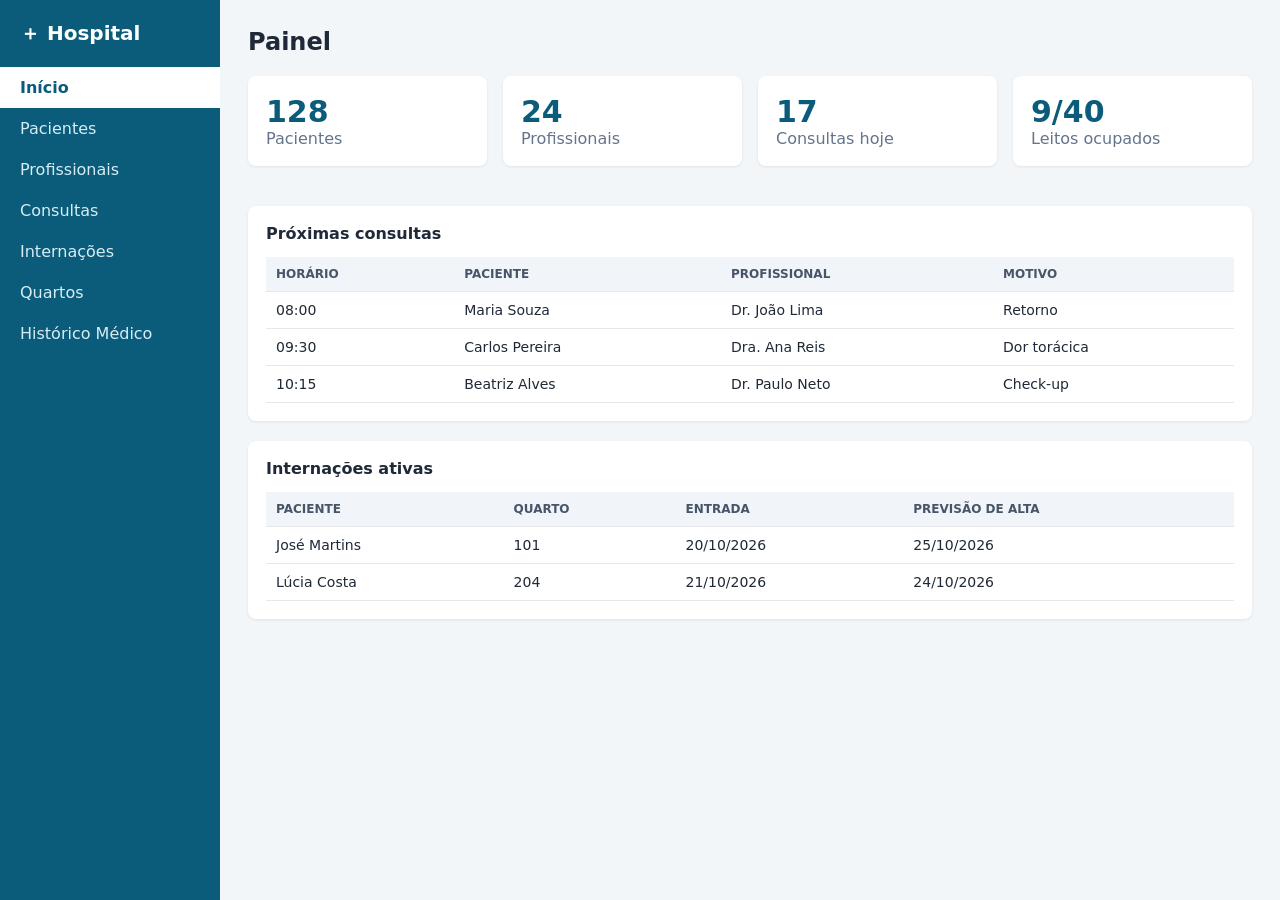
<file: frontend/index.html>
<!DOCTYPE html>
<html lang="pt-BR">
<head>
<meta charset="UTF-8">
<meta name="viewport" content="width=device-width, initial-scale=1">
<title>Painel - Sistema Hospitalar</title>
<link rel="stylesheet" href="css/style.css">
</head>
<body>
<aside><h1>＋ Hospital</h1><nav><a href="index.html" class=active>Início</a><a href="pacientes.html">Pacientes</a><a href="profissionais.html">Profissionais</a><a href="consultas.html">Consultas</a><a href="internacoes.html">Internações</a><a href="quartos.html">Quartos</a><a href="historico.html">Histórico Médico</a></nav></aside>
<main>
<h2>Painel</h2>

<div class="stats">
<div class="card stat"><b>128</b><span>Pacientes</span></div>
<div class="card stat"><b>24</b><span>Profissionais</span></div>
<div class="card stat"><b>17</b><span>Consultas hoje</span></div>
<div class="card stat"><b>9/40</b><span>Leitos ocupados</span></div>
</div>
<section class="card"><h3>Próximas consultas</h3>
<table><thead><tr><th>Horário</th><th>Paciente</th><th>Profissional</th><th>Motivo</th></tr></thead><tbody><tr><td>08:00</td><td>Maria Souza</td><td>Dr. João Lima</td><td>Retorno</td></tr><tr><td>09:30</td><td>Carlos Pereira</td><td>Dra. Ana Reis</td><td>Dor torácica</td></tr><tr><td>10:15</td><td>Beatriz Alves</td><td>Dr. Paulo Neto</td><td>Check-up</td></tr></tbody></table></section>
<section class="card"><h3>Internações ativas</h3>
<table><thead><tr><th>Paciente</th><th>Quarto</th><th>Entrada</th><th>Previsão de alta</th></tr></thead><tbody><tr><td>José Martins</td><td>101</td><td>20/10/2026</td><td>25/10/2026</td></tr><tr><td>Lúcia Costa</td><td>204</td><td>21/10/2026</td><td>24/10/2026</td></tr></tbody></table></section>
</main>
</body>
</html>
</file>
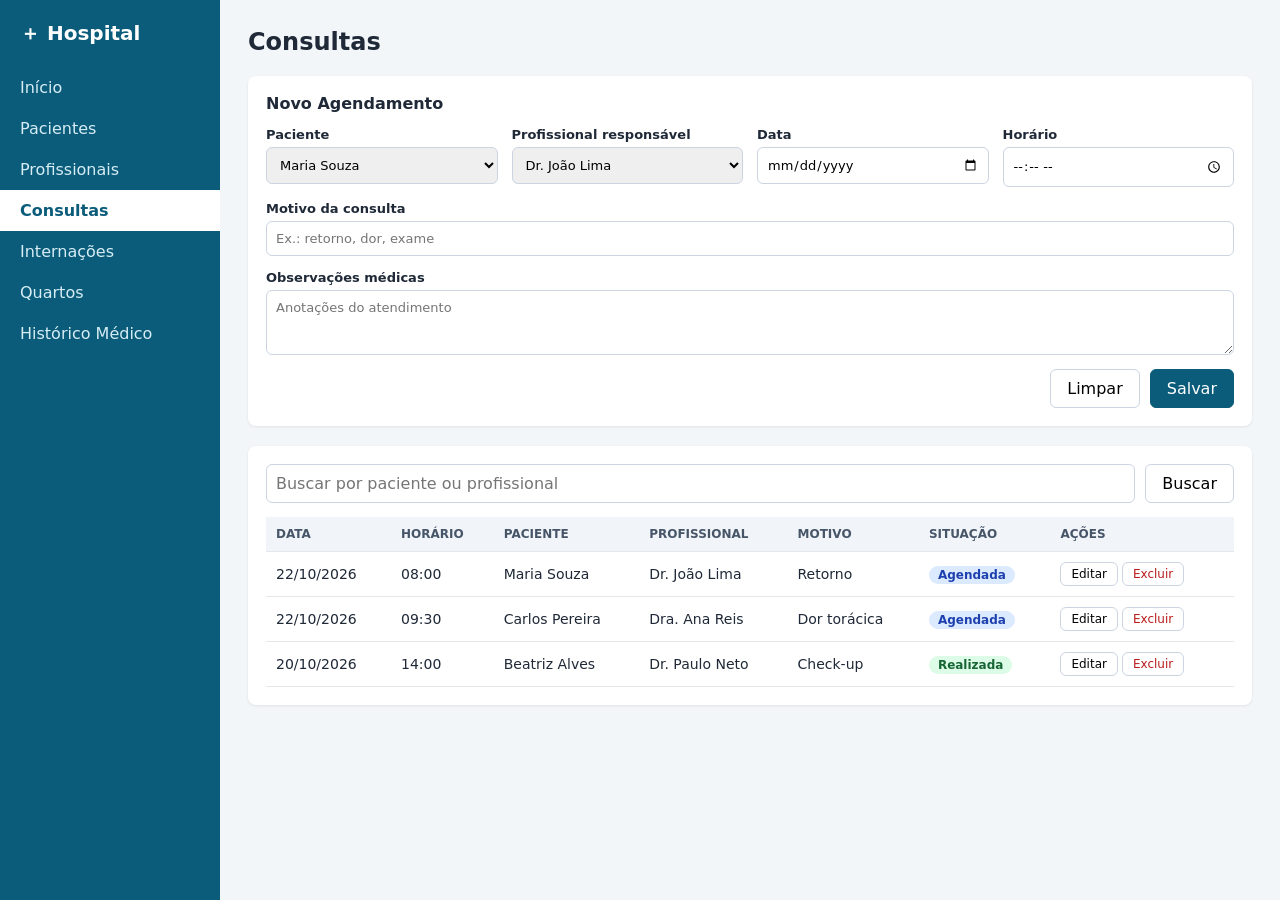
<file: frontend/consultas.html>
<!DOCTYPE html>
<html lang="pt-BR">
<head>
<meta charset="UTF-8">
<meta name="viewport" content="width=device-width, initial-scale=1">
<title>Consultas - Sistema Hospitalar</title>
<link rel="stylesheet" href="css/style.css">
</head>
<body>
<aside><h1>＋ Hospital</h1><nav><a href="index.html">Início</a><a href="pacientes.html">Pacientes</a><a href="profissionais.html">Profissionais</a><a href="consultas.html" class=active>Consultas</a><a href="internacoes.html">Internações</a><a href="quartos.html">Quartos</a><a href="historico.html">Histórico Médico</a></nav></aside>
<main>
<h2>Consultas</h2>
<section class="card"><h3>Novo Agendamento</h3>
<form onsubmit="return false"><div class="grid"><label>Paciente<select><option>Maria Souza</option><option>Carlos Pereira</option><option>Beatriz Alves</option></select></label><label>Profissional responsável<select><option>Dr. João Lima</option><option>Dra. Ana Reis</option><option>Dr. Paulo Neto</option></select></label><label>Data<input type="date" placeholder=""></label><label>Horário<input type="time" placeholder=""></label><label class="wide">Motivo da consulta<input type="text" placeholder="Ex.: retorno, dor, exame"></label><label class="wide">Observações médicas<textarea rows="3" placeholder="Anotações do atendimento"></textarea></label></div>
<div class="bar"><button class="btn" type="reset">Limpar</button><button class="btn primary" type="submit">Salvar</button></div></form></section>
<section class="card"><div class="bar"><input type="search" placeholder="Buscar por paciente ou profissional"><button class="btn">Buscar</button></div>
<table><thead><tr><th>Data</th><th>Horário</th><th>Paciente</th><th>Profissional</th><th>Motivo</th><th>Situação</th><th>Ações</th></tr></thead><tbody><tr><td>22/10/2026</td><td>08:00</td><td>Maria Souza</td><td>Dr. João Lima</td><td>Retorno</td><td><span class="badge blue">Agendada</span></td><td class="acts"><button class="btn sm">Editar</button><button class="btn sm danger">Excluir</button></td></tr><tr><td>22/10/2026</td><td>09:30</td><td>Carlos Pereira</td><td>Dra. Ana Reis</td><td>Dor torácica</td><td><span class="badge blue">Agendada</span></td><td class="acts"><button class="btn sm">Editar</button><button class="btn sm danger">Excluir</button></td></tr><tr><td>20/10/2026</td><td>14:00</td><td>Beatriz Alves</td><td>Dr. Paulo Neto</td><td>Check-up</td><td><span class="badge green">Realizada</span></td><td class="acts"><button class="btn sm">Editar</button><button class="btn sm danger">Excluir</button></td></tr></tbody></table></section>
</main>
</body>
</html>
</file>
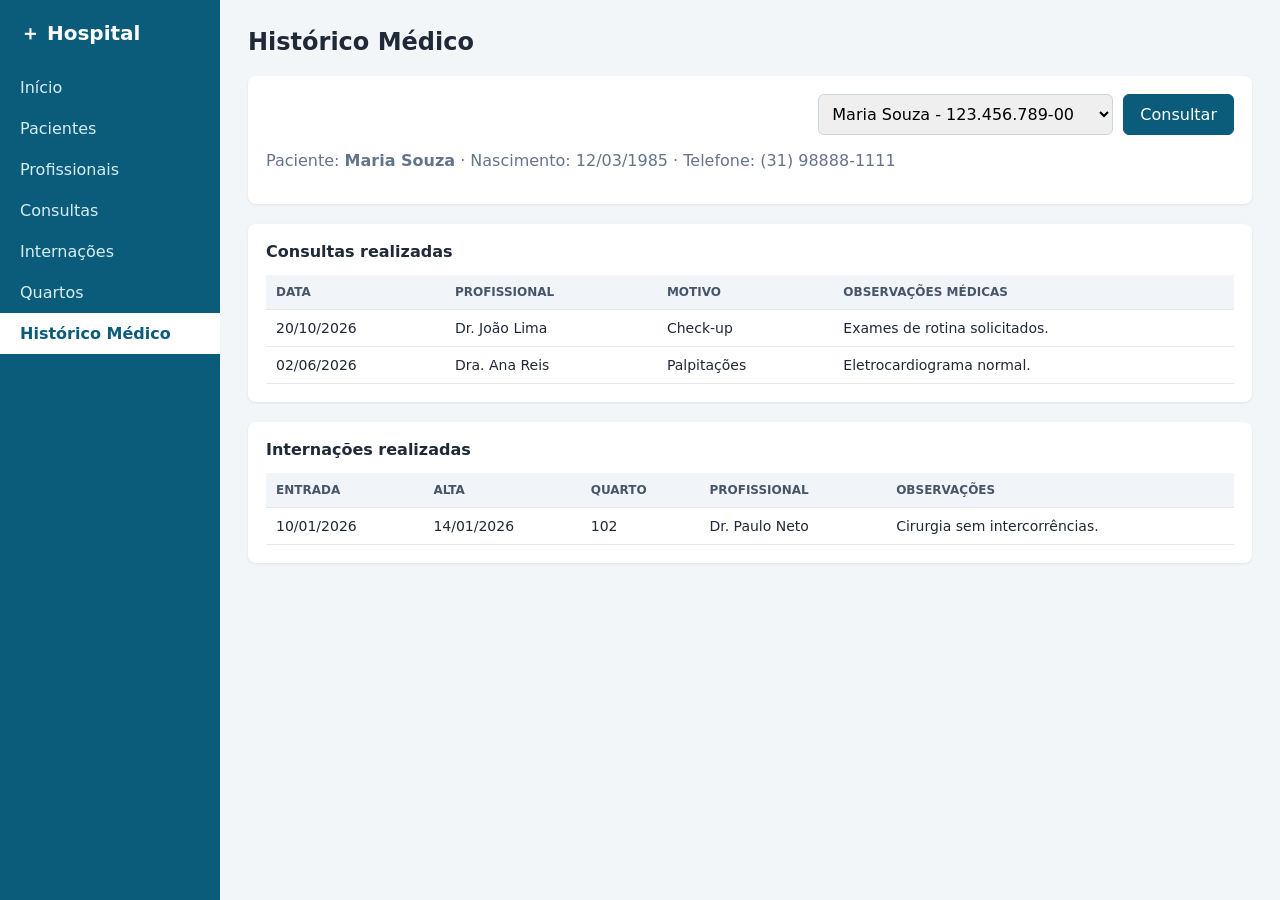
<file: frontend/historico.html>
<!DOCTYPE html>
<html lang="pt-BR">
<head>
<meta charset="UTF-8">
<meta name="viewport" content="width=device-width, initial-scale=1">
<title>Histórico Médico - Sistema Hospitalar</title>
<link rel="stylesheet" href="css/style.css">
</head>
<body>
<aside><h1>＋ Hospital</h1><nav><a href="index.html">Início</a><a href="pacientes.html">Pacientes</a><a href="profissionais.html">Profissionais</a><a href="consultas.html">Consultas</a><a href="internacoes.html">Internações</a><a href="quartos.html">Quartos</a><a href="historico.html" class=active>Histórico Médico</a></nav></aside>
<main>
<h2>Histórico Médico</h2>

<section class="card"><div class="bar"><select><option>Maria Souza - 123.456.789-00</option><option>Carlos Pereira - 987.654.321-00</option></select>
<button class="btn primary">Consultar</button></div>
<p class="muted">Paciente: <b>Maria Souza</b> · Nascimento: 12/03/1985 · Telefone: (31) 98888-1111</p></section>
<section class="card"><h3>Consultas realizadas</h3>
<table><thead><tr><th>Data</th><th>Profissional</th><th>Motivo</th><th>Observações médicas</th></tr></thead><tbody><tr><td>20/10/2026</td><td>Dr. João Lima</td><td>Check-up</td><td>Exames de rotina solicitados.</td></tr><tr><td>02/06/2026</td><td>Dra. Ana Reis</td><td>Palpitações</td><td>Eletrocardiograma normal.</td></tr></tbody></table></section>
<section class="card"><h3>Internações realizadas</h3>
<table><thead><tr><th>Entrada</th><th>Alta</th><th>Quarto</th><th>Profissional</th><th>Observações</th></tr></thead><tbody><tr><td>10/01/2026</td><td>14/01/2026</td><td>102</td><td>Dr. Paulo Neto</td><td>Cirurgia sem intercorrências.</td></tr></tbody></table></section>
</main>
</body>
</html>
</file>
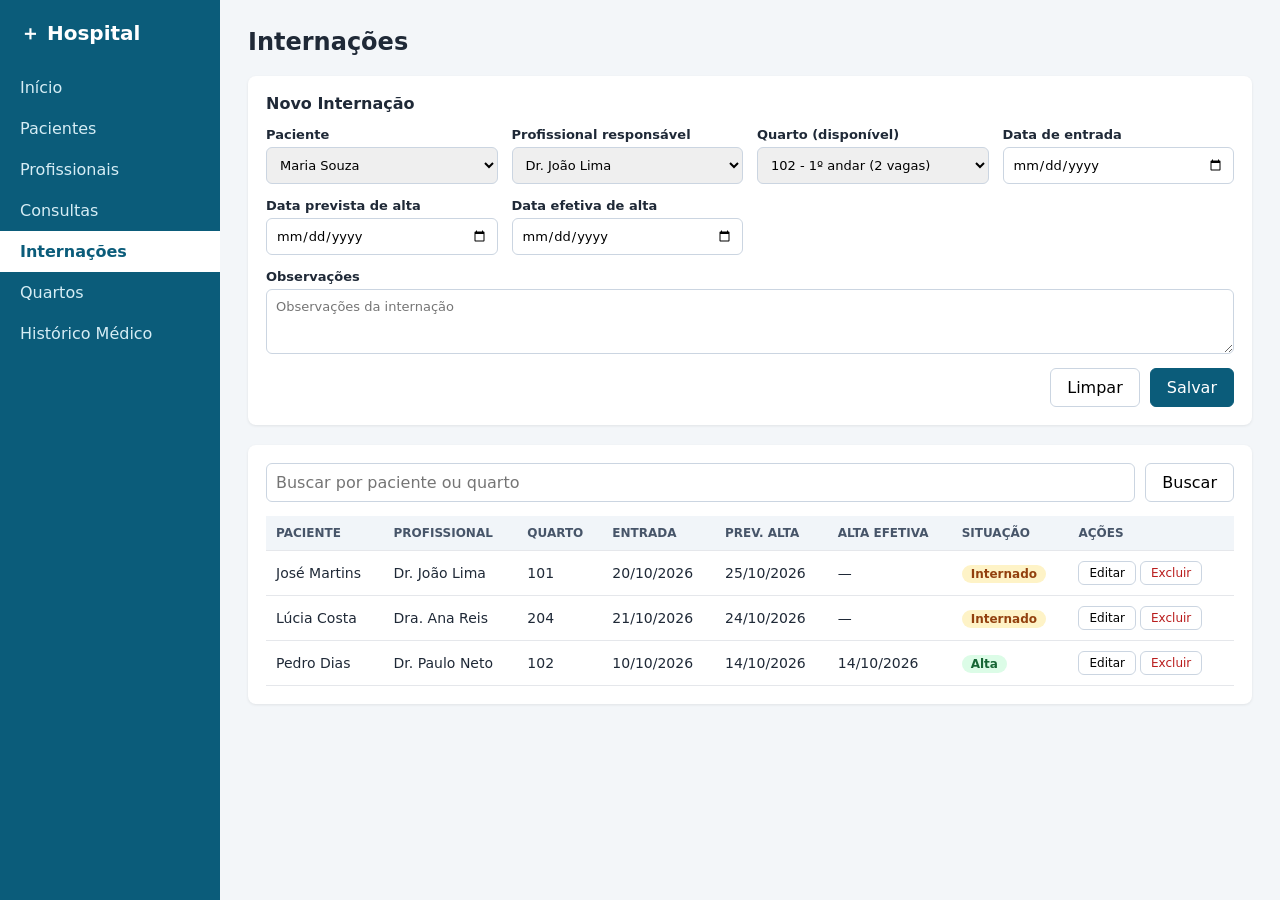
<file: frontend/internacoes.html>
<!DOCTYPE html>
<html lang="pt-BR">
<head>
<meta charset="UTF-8">
<meta name="viewport" content="width=device-width, initial-scale=1">
<title>Internações - Sistema Hospitalar</title>
<link rel="stylesheet" href="css/style.css">
</head>
<body>
<aside><h1>＋ Hospital</h1><nav><a href="index.html">Início</a><a href="pacientes.html">Pacientes</a><a href="profissionais.html">Profissionais</a><a href="consultas.html">Consultas</a><a href="internacoes.html" class=active>Internações</a><a href="quartos.html">Quartos</a><a href="historico.html">Histórico Médico</a></nav></aside>
<main>
<h2>Internações</h2>
<section class="card"><h3>Novo Internação</h3>
<form onsubmit="return false"><div class="grid"><label>Paciente<select><option>Maria Souza</option><option>Carlos Pereira</option><option>Beatriz Alves</option></select></label><label>Profissional responsável<select><option>Dr. João Lima</option><option>Dra. Ana Reis</option><option>Dr. Paulo Neto</option></select></label><label>Quarto (disponível)<select><option>102 - 1º andar (2 vagas)</option><option>204 - 2º andar (1 vaga)</option></select></label><label>Data de entrada<input type="date" placeholder=""></label><label>Data prevista de alta<input type="date" placeholder=""></label><label>Data efetiva de alta<input type="date" placeholder=""></label><label class="wide">Observações<textarea rows="3" placeholder="Observações da internação"></textarea></label></div>
<div class="bar"><button class="btn" type="reset">Limpar</button><button class="btn primary" type="submit">Salvar</button></div></form></section>
<section class="card"><div class="bar"><input type="search" placeholder="Buscar por paciente ou quarto"><button class="btn">Buscar</button></div>
<table><thead><tr><th>Paciente</th><th>Profissional</th><th>Quarto</th><th>Entrada</th><th>Prev. alta</th><th>Alta efetiva</th><th>Situação</th><th>Ações</th></tr></thead><tbody><tr><td>José Martins</td><td>Dr. João Lima</td><td>101</td><td>20/10/2026</td><td>25/10/2026</td><td>—</td><td><span class="badge amber">Internado</span></td><td class="acts"><button class="btn sm">Editar</button><button class="btn sm danger">Excluir</button></td></tr><tr><td>Lúcia Costa</td><td>Dra. Ana Reis</td><td>204</td><td>21/10/2026</td><td>24/10/2026</td><td>—</td><td><span class="badge amber">Internado</span></td><td class="acts"><button class="btn sm">Editar</button><button class="btn sm danger">Excluir</button></td></tr><tr><td>Pedro Dias</td><td>Dr. Paulo Neto</td><td>102</td><td>10/10/2026</td><td>14/10/2026</td><td>14/10/2026</td><td><span class="badge green">Alta</span></td><td class="acts"><button class="btn sm">Editar</button><button class="btn sm danger">Excluir</button></td></tr></tbody></table></section>
</main>
</body>
</html>
</file>
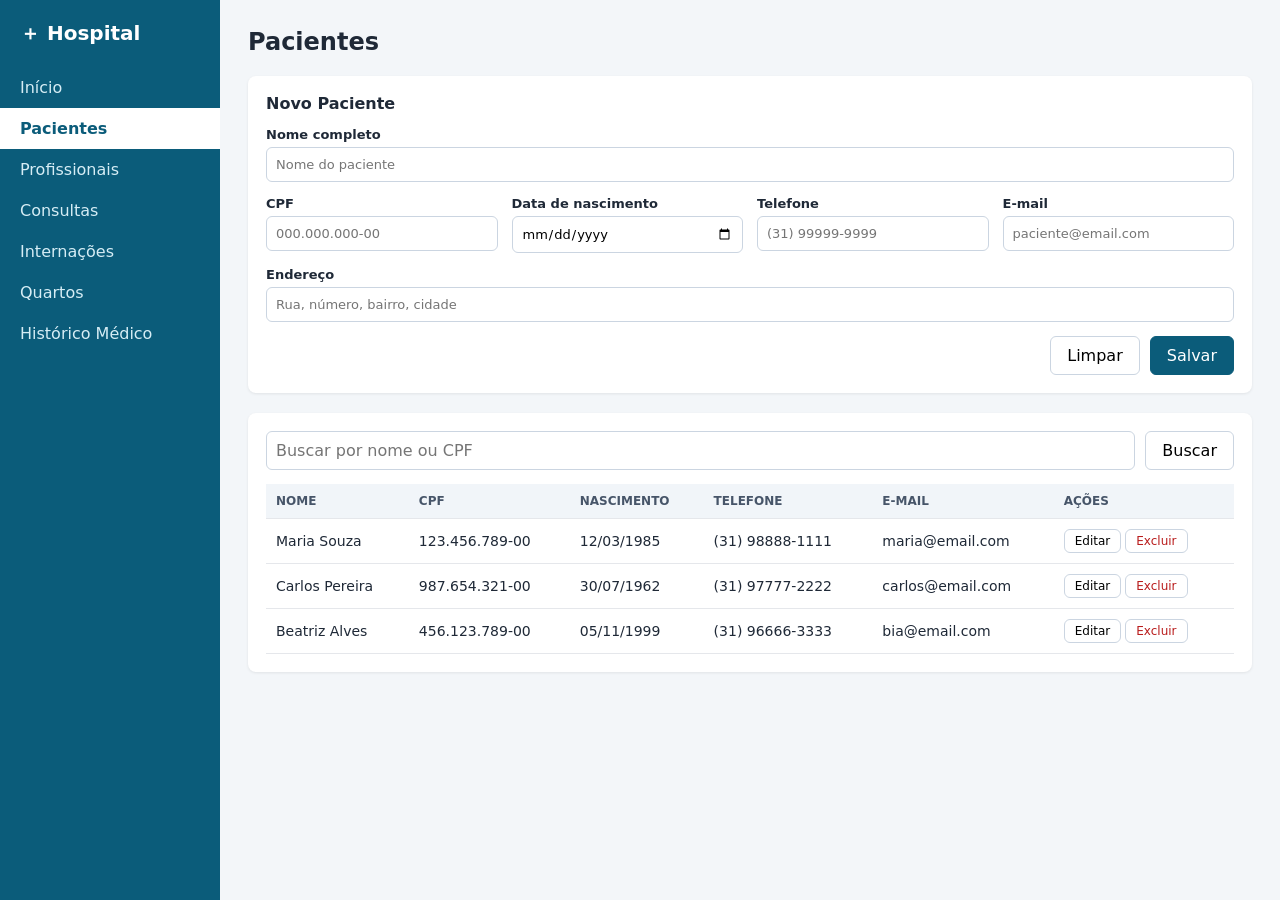
<file: frontend/pacientes.html>
<!DOCTYPE html>
<html lang="pt-BR">
<head>
<meta charset="UTF-8">
<meta name="viewport" content="width=device-width, initial-scale=1">
<title>Pacientes - Sistema Hospitalar</title>
<link rel="stylesheet" href="css/style.css">
</head>
<body>
<aside><h1>＋ Hospital</h1><nav><a href="index.html">Início</a><a href="pacientes.html" class=active>Pacientes</a><a href="profissionais.html">Profissionais</a><a href="consultas.html">Consultas</a><a href="internacoes.html">Internações</a><a href="quartos.html">Quartos</a><a href="historico.html">Histórico Médico</a></nav></aside>
<main>
<h2>Pacientes</h2>
<section class="card"><h3>Novo Paciente</h3>
<form onsubmit="return false"><div class="grid"><label class="wide">Nome completo<input type="text" placeholder="Nome do paciente"></label><label>CPF<input type="text" placeholder="000.000.000-00"></label><label>Data de nascimento<input type="date" placeholder=""></label><label>Telefone<input type="tel" placeholder="(31) 99999-9999"></label><label>E-mail<input type="email" placeholder="paciente@email.com"></label><label class="wide">Endereço<input type="text" placeholder="Rua, número, bairro, cidade"></label></div>
<div class="bar"><button class="btn" type="reset">Limpar</button><button class="btn primary" type="submit">Salvar</button></div></form></section>
<section class="card"><div class="bar"><input type="search" placeholder="Buscar por nome ou CPF"><button class="btn">Buscar</button></div>
<table><thead><tr><th>Nome</th><th>CPF</th><th>Nascimento</th><th>Telefone</th><th>E-mail</th><th>Ações</th></tr></thead><tbody><tr><td>Maria Souza</td><td>123.456.789-00</td><td>12/03/1985</td><td>(31) 98888-1111</td><td>maria@email.com</td><td class="acts"><button class="btn sm">Editar</button><button class="btn sm danger">Excluir</button></td></tr><tr><td>Carlos Pereira</td><td>987.654.321-00</td><td>30/07/1962</td><td>(31) 97777-2222</td><td>carlos@email.com</td><td class="acts"><button class="btn sm">Editar</button><button class="btn sm danger">Excluir</button></td></tr><tr><td>Beatriz Alves</td><td>456.123.789-00</td><td>05/11/1999</td><td>(31) 96666-3333</td><td>bia@email.com</td><td class="acts"><button class="btn sm">Editar</button><button class="btn sm danger">Excluir</button></td></tr></tbody></table></section>
</main>
</body>
</html>
</file>
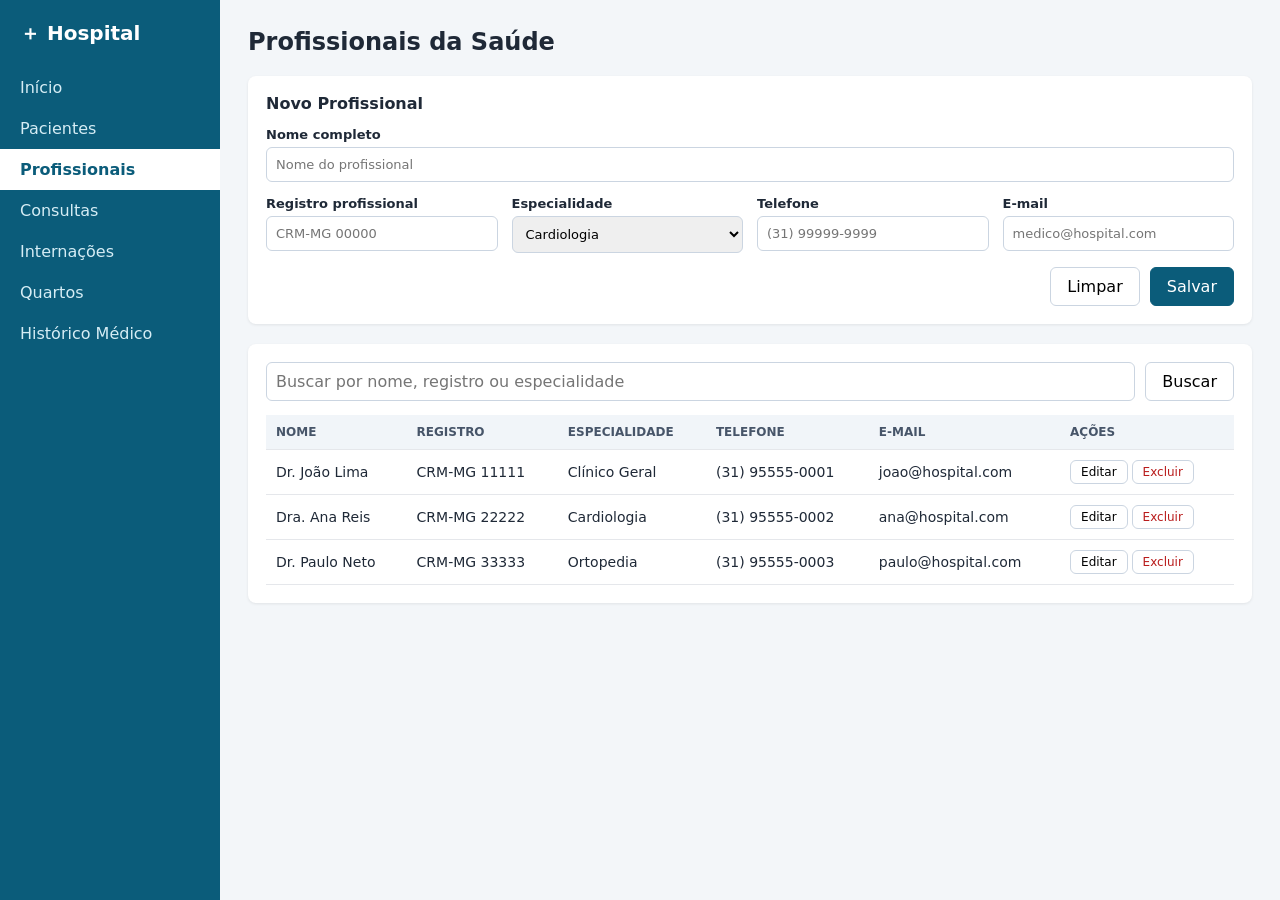
<file: frontend/profissionais.html>
<!DOCTYPE html>
<html lang="pt-BR">
<head>
<meta charset="UTF-8">
<meta name="viewport" content="width=device-width, initial-scale=1">
<title>Profissionais da Saúde - Sistema Hospitalar</title>
<link rel="stylesheet" href="css/style.css">
</head>
<body>
<aside><h1>＋ Hospital</h1><nav><a href="index.html">Início</a><a href="pacientes.html">Pacientes</a><a href="profissionais.html" class=active>Profissionais</a><a href="consultas.html">Consultas</a><a href="internacoes.html">Internações</a><a href="quartos.html">Quartos</a><a href="historico.html">Histórico Médico</a></nav></aside>
<main>
<h2>Profissionais da Saúde</h2>
<section class="card"><h3>Novo Profissional</h3>
<form onsubmit="return false"><div class="grid"><label class="wide">Nome completo<input type="text" placeholder="Nome do profissional"></label><label>Registro profissional<input type="text" placeholder="CRM-MG 00000"></label><label>Especialidade<select><option>Cardiologia</option><option>Clínico Geral</option><option>Ortopedia</option><option>Pediatria</option><option>Neurologia</option></select></label><label>Telefone<input type="tel" placeholder="(31) 99999-9999"></label><label>E-mail<input type="email" placeholder="medico@hospital.com"></label></div>
<div class="bar"><button class="btn" type="reset">Limpar</button><button class="btn primary" type="submit">Salvar</button></div></form></section>
<section class="card"><div class="bar"><input type="search" placeholder="Buscar por nome, registro ou especialidade"><button class="btn">Buscar</button></div>
<table><thead><tr><th>Nome</th><th>Registro</th><th>Especialidade</th><th>Telefone</th><th>E-mail</th><th>Ações</th></tr></thead><tbody><tr><td>Dr. João Lima</td><td>CRM-MG 11111</td><td>Clínico Geral</td><td>(31) 95555-0001</td><td>joao@hospital.com</td><td class="acts"><button class="btn sm">Editar</button><button class="btn sm danger">Excluir</button></td></tr><tr><td>Dra. Ana Reis</td><td>CRM-MG 22222</td><td>Cardiologia</td><td>(31) 95555-0002</td><td>ana@hospital.com</td><td class="acts"><button class="btn sm">Editar</button><button class="btn sm danger">Excluir</button></td></tr><tr><td>Dr. Paulo Neto</td><td>CRM-MG 33333</td><td>Ortopedia</td><td>(31) 95555-0003</td><td>paulo@hospital.com</td><td class="acts"><button class="btn sm">Editar</button><button class="btn sm danger">Excluir</button></td></tr></tbody></table></section>
</main>
</body>
</html>
</file>
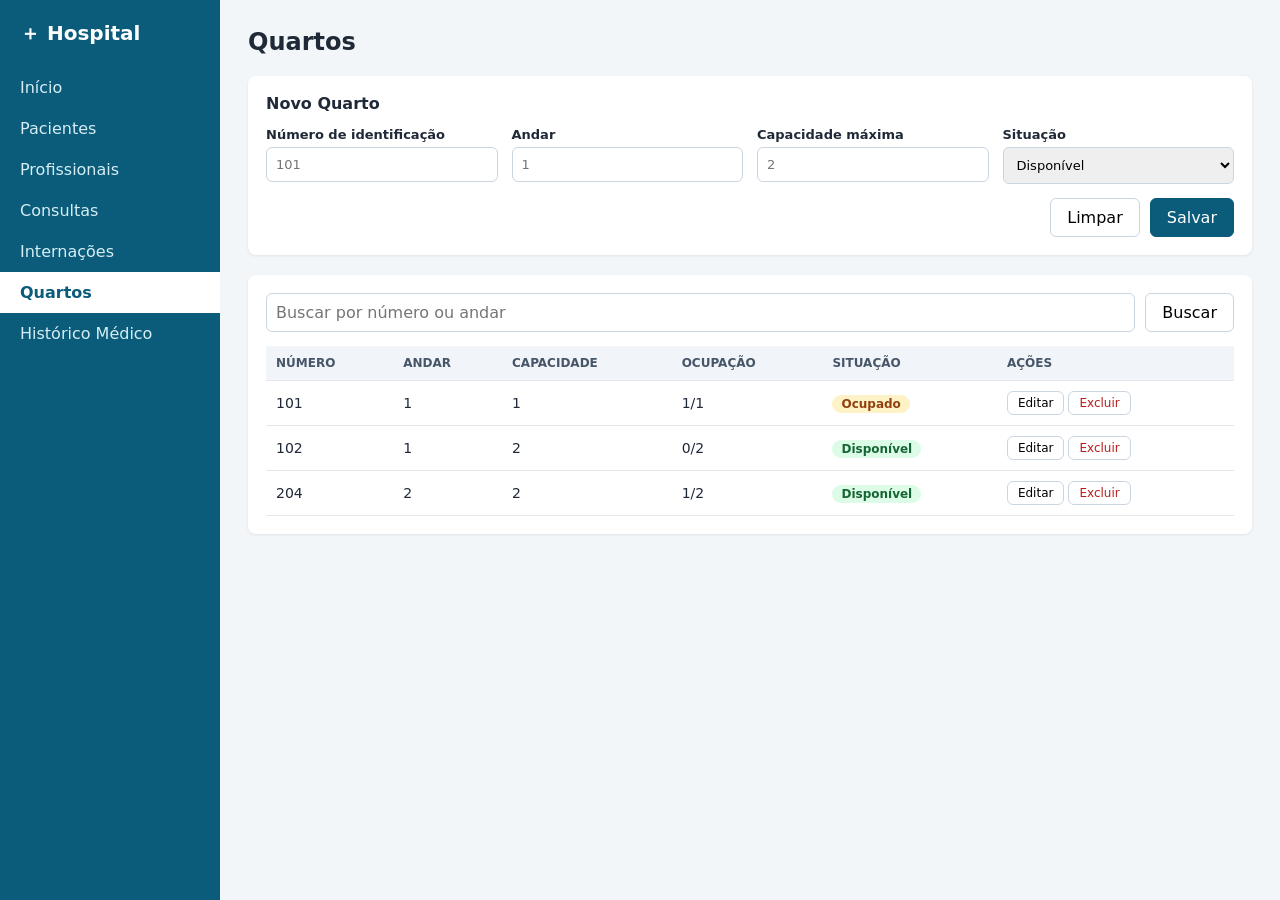
<file: frontend/quartos.html>
<!DOCTYPE html>
<html lang="pt-BR">
<head>
<meta charset="UTF-8">
<meta name="viewport" content="width=device-width, initial-scale=1">
<title>Quartos - Sistema Hospitalar</title>
<link rel="stylesheet" href="css/style.css">
</head>
<body>
<aside><h1>＋ Hospital</h1><nav><a href="index.html">Início</a><a href="pacientes.html">Pacientes</a><a href="profissionais.html">Profissionais</a><a href="consultas.html">Consultas</a><a href="internacoes.html">Internações</a><a href="quartos.html" class=active>Quartos</a><a href="historico.html">Histórico Médico</a></nav></aside>
<main>
<h2>Quartos</h2>
<section class="card"><h3>Novo Quarto</h3>
<form onsubmit="return false"><div class="grid"><label>Número de identificação<input type="text" placeholder="101"></label><label>Andar<input type="number" placeholder="1"></label><label>Capacidade máxima<input type="number" placeholder="2"></label><label>Situação<select><option>Disponível</option><option>Ocupado</option></select></label></div>
<div class="bar"><button class="btn" type="reset">Limpar</button><button class="btn primary" type="submit">Salvar</button></div></form></section>
<section class="card"><div class="bar"><input type="search" placeholder="Buscar por número ou andar"><button class="btn">Buscar</button></div>
<table><thead><tr><th>Número</th><th>Andar</th><th>Capacidade</th><th>Ocupação</th><th>Situação</th><th>Ações</th></tr></thead><tbody><tr><td>101</td><td>1</td><td>1</td><td>1/1</td><td><span class="badge amber">Ocupado</span></td><td class="acts"><button class="btn sm">Editar</button><button class="btn sm danger">Excluir</button></td></tr><tr><td>102</td><td>1</td><td>2</td><td>0/2</td><td><span class="badge green">Disponível</span></td><td class="acts"><button class="btn sm">Editar</button><button class="btn sm danger">Excluir</button></td></tr><tr><td>204</td><td>2</td><td>2</td><td>1/2</td><td><span class="badge green">Disponível</span></td><td class="acts"><button class="btn sm">Editar</button><button class="btn sm danger">Excluir</button></td></tr></tbody></table></section>
</main>
</body>
</html>
</file>
<file: frontend/css/style.css>
*{box-sizing:border-box}
body{margin:0;display:flex;min-height:100vh;font-family:system-ui,Segoe UI,Arial,sans-serif;background:#f3f6f9;color:#1f2937}
aside{width:220px;background:#0b5c7a;color:#fff;padding:20px 0;flex-shrink:0}
aside h1{font-size:20px;margin:0 20px 20px}
nav a{display:block;padding:11px 20px;color:#d6edf5;text-decoration:none}
nav a:hover{background:#0e6f94}
nav a.active{background:#fff;color:#0b5c7a;font-weight:600}
main{flex:1;padding:28px;min-width:0}
h2{margin:0 0 20px}
h3{margin:0 0 14px;font-size:16px}
.card{background:#fff;border-radius:8px;padding:18px;margin-bottom:20px;box-shadow:0 1px 3px rgba(0,0,0,.08)}
.grid{display:grid;grid-template-columns:repeat(auto-fit,minmax(220px,1fr));gap:14px}
label{display:flex;flex-direction:column;font-size:13px;font-weight:600;gap:5px}
label.wide{grid-column:1/-1}
input,select,textarea{padding:9px;border:1px solid #cbd5e1;border-radius:6px;font:inherit;font-weight:400}
.bar{display:flex;gap:10px;justify-content:flex-end;margin-top:14px}
.bar input[type=search]{flex:1}
.bar:first-child{margin-top:0;margin-bottom:14px}
.btn{padding:9px 16px;border:1px solid #cbd5e1;background:#fff;border-radius:6px;cursor:pointer;font:inherit}
.btn.primary{background:#0b5c7a;color:#fff;border-color:#0b5c7a}
.btn.danger{color:#b91c1c}
.btn.sm{padding:4px 10px;font-size:12px}
table{width:100%;border-collapse:collapse;font-size:14px}
th,td{text-align:left;padding:10px;border-bottom:1px solid #e5e7eb}
th{background:#f1f5f9;font-size:12px;text-transform:uppercase;color:#475569}
.acts{white-space:nowrap}
.acts .btn{margin-right:4px}
.badge{padding:2px 9px;border-radius:99px;font-size:12px;font-weight:600}
.badge.green{background:#dcfce7;color:#166534}
.badge.blue{background:#dbeafe;color:#1e40af}
.badge.amber{background:#fef3c7;color:#92400e}
.stats{display:grid;grid-template-columns:repeat(auto-fit,minmax(160px,1fr));gap:16px;margin-bottom:20px}
.stat b{display:block;font-size:30px;color:#0b5c7a}
.stat span,.muted{color:#64748b}
@media(max-width:720px){body{flex-direction:column}aside{width:100%}nav{display:flex;flex-wrap:wrap}main{padding:16px}.card{overflow-x:auto}}
</file>
